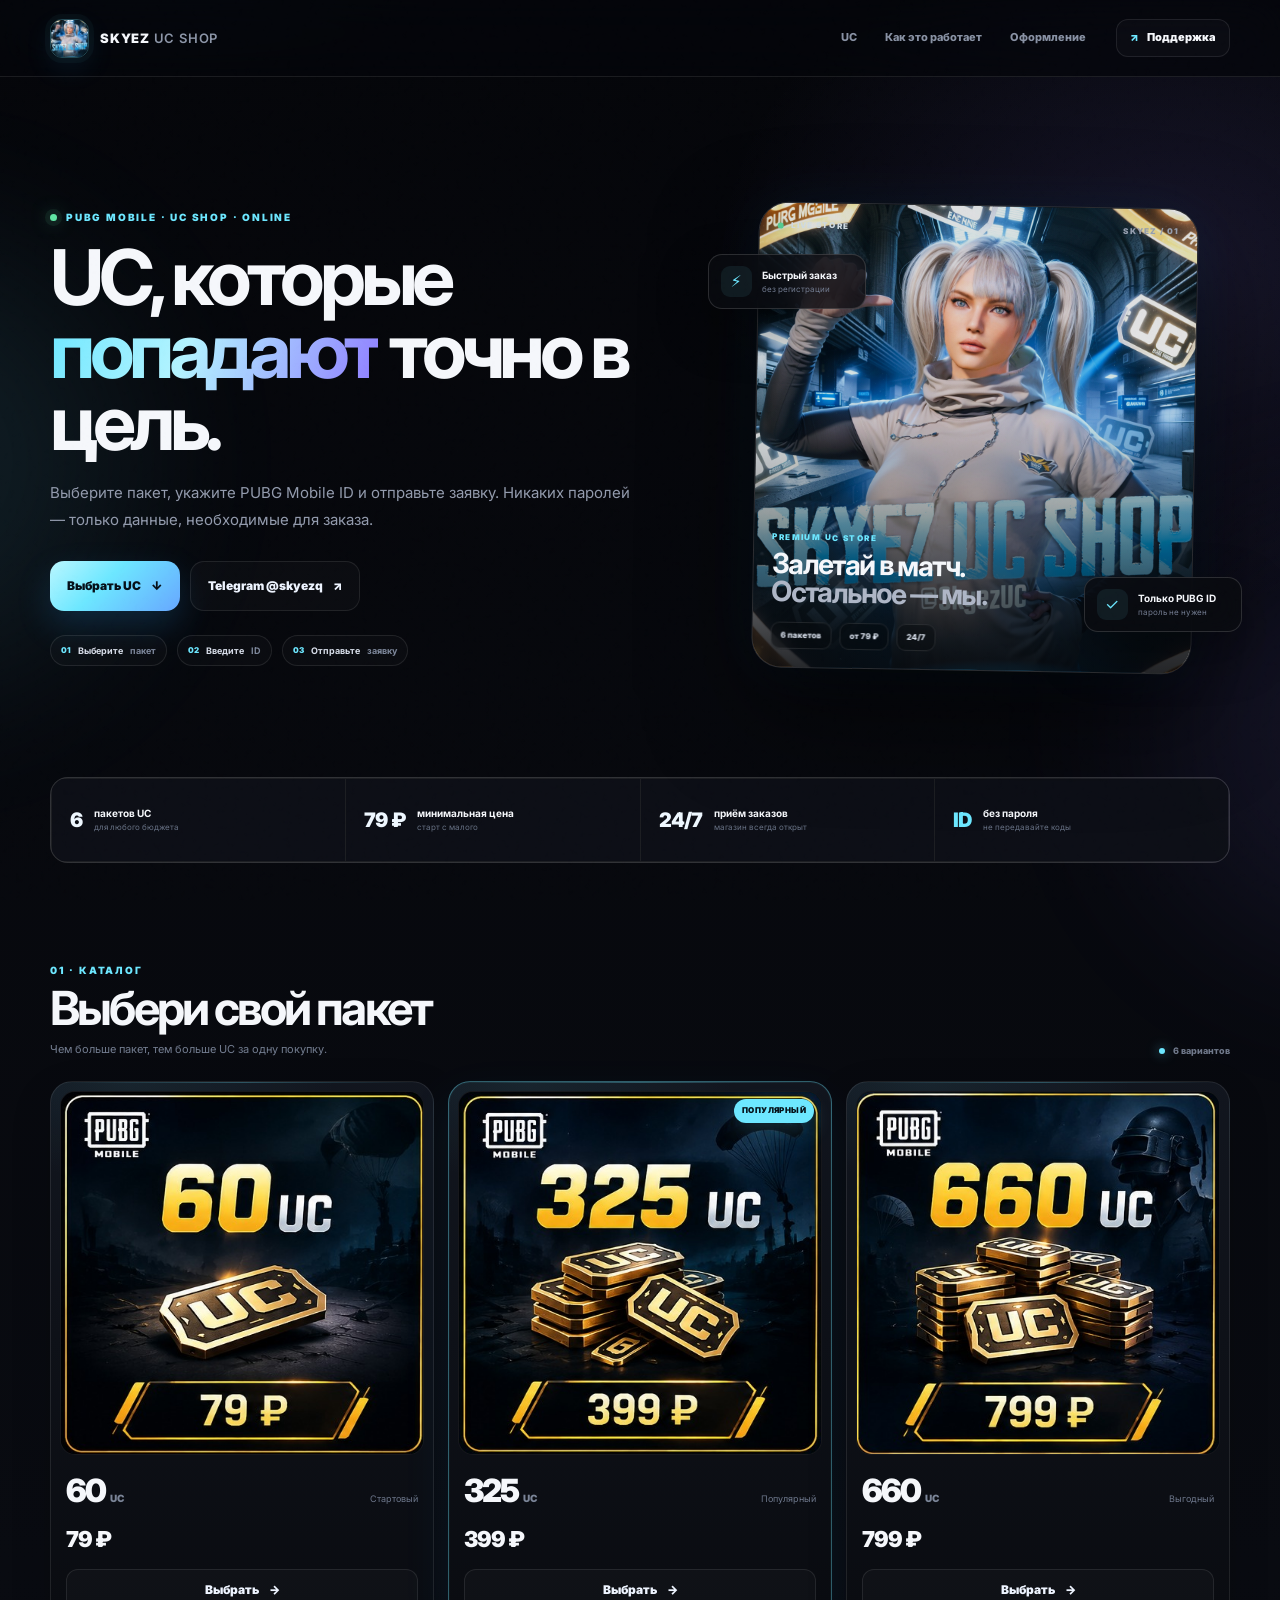
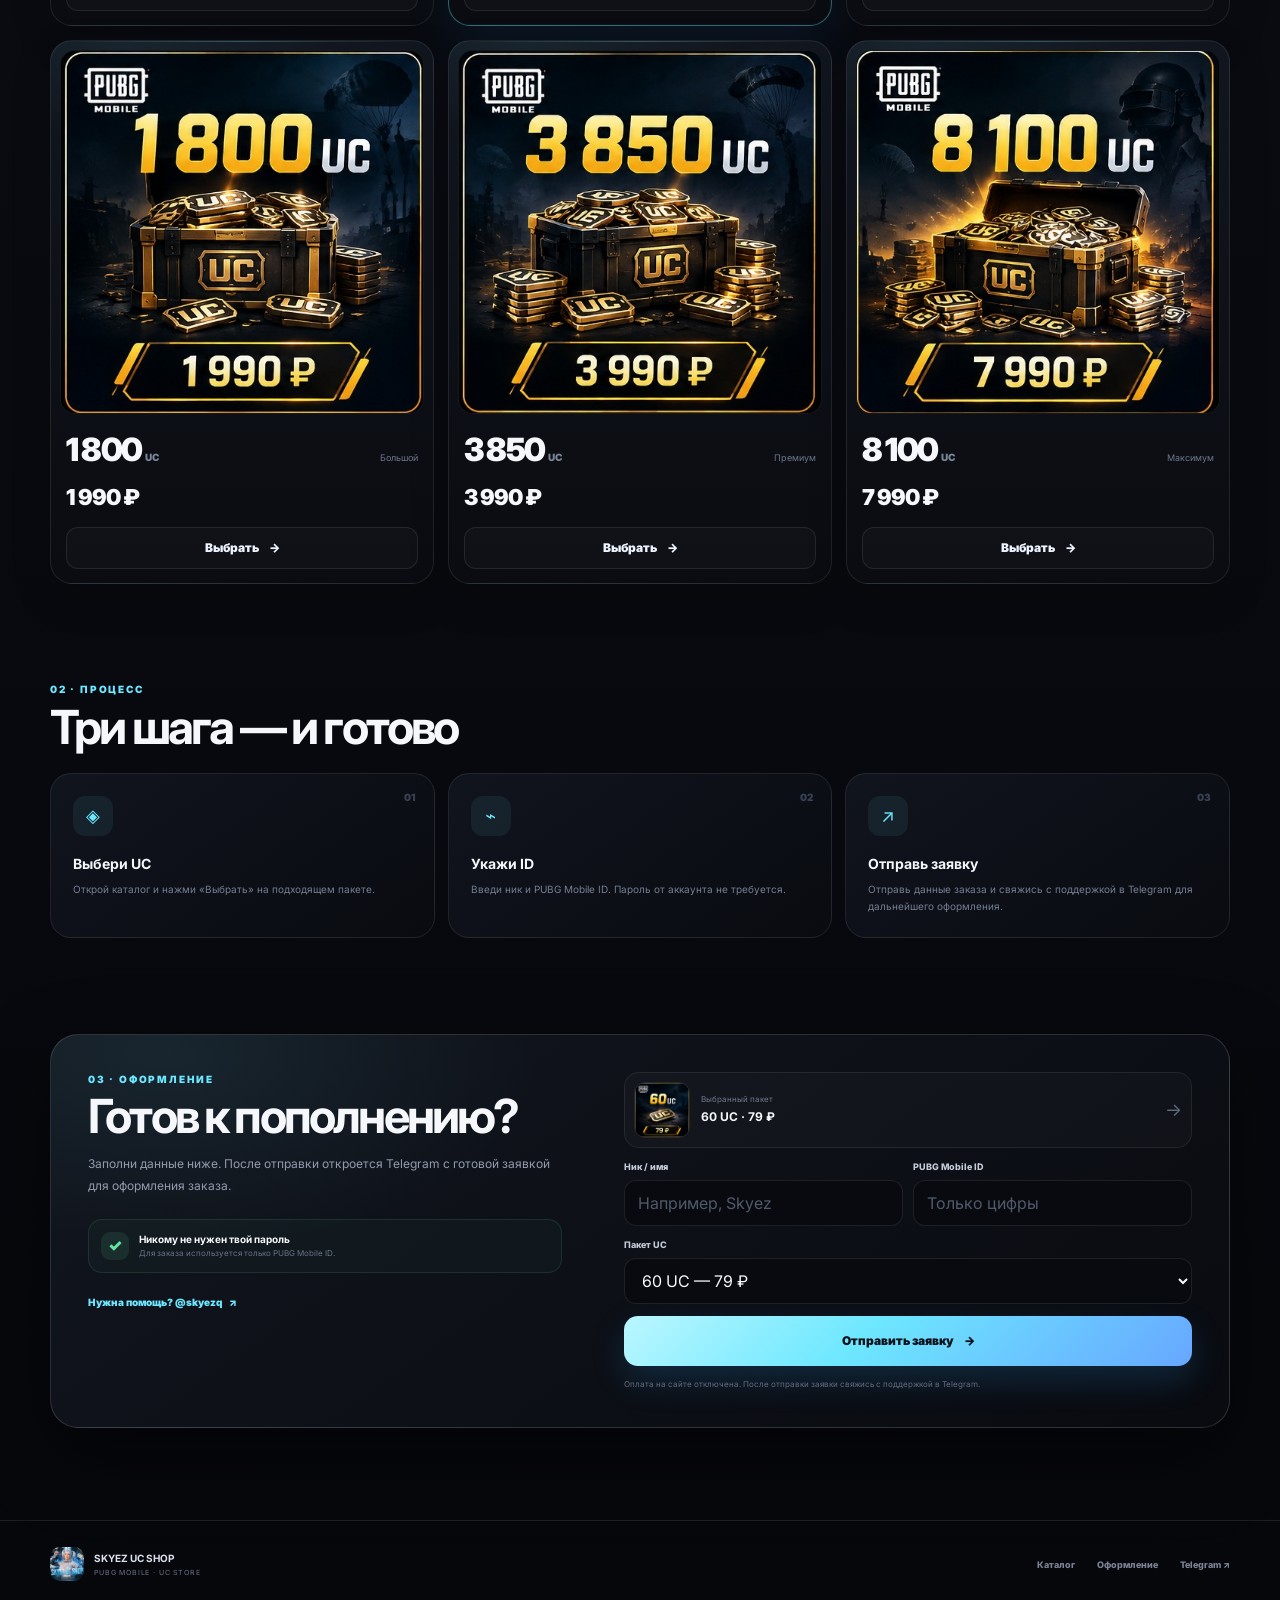
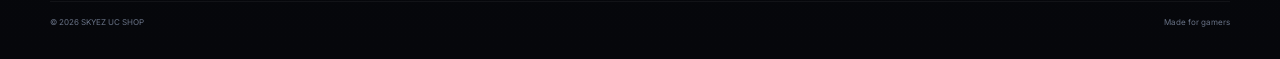
<file: index.html>
<!doctype html>
<html lang="ru">
<head>
  <meta charset="UTF-8">
  <meta name="viewport" content="width=device-width, initial-scale=1, viewport-fit=cover">
  <meta name="theme-color" content="#07080d">
  <meta name="description" content="SKYEZ UC SHOP — пополнение UC для PUBG Mobile. Выберите пакет, укажите PUBG Mobile ID и оплатите заказ онлайн.">
  <title>SKYEZ UC SHOP — PUBG Mobile UC</title>
  <link rel="preconnect" href="https://fonts.googleapis.com">
  <link rel="preconnect" href="https://fonts.gstatic.com" crossorigin>
  <link href="https://fonts.googleapis.com/css2?family=Inter:wght@400;500;600;700;800;900&display=swap" rel="stylesheet">
  <link rel="icon" type="image/jpeg" href="avatar.jpg">
  <link rel="stylesheet" href="styles.css">
</head>
<body>
  <div class="noise"></div>
  <div class="orb orb-a"></div>
  <div class="orb orb-b"></div>

  <header class="topbar">
    <div class="container nav">
      <a class="brand" href="#top" aria-label="SKYEZ UC SHOP">
        <span class="brand-mark"><img src="avatar.jpg" alt=""></span>
        <span class="brand-name">SKYEZ <b>UC SHOP</b></span>
      </a>

      <nav class="desktop-nav" aria-label="Основная навигация">
        <a href="#packs">UC</a>
        <a href="#how">Как это работает</a>
        <a href="#order">Оформление</a>
      </nav>

      <a class="telegram-mini" href="https://t.me/skyezq" target="_blank" rel="noopener noreferrer">
        <span class="tg-icon">↗</span>
        <span>Поддержка</span>
      </a>
    </div>
  </header>

  <main id="top">
    <section class="hero container">
      <div class="hero-copy">
        <div class="eyebrow"><span class="pulse"></span> PUBG MOBILE · UC SHOP · ONLINE</div>
        <h1>UC, которые <span>попадают</span> точно в цель.</h1>
        <p class="hero-lead">
          Выберите пакет, укажите PUBG Mobile ID и отправьте заявку.
          Никаких паролей — только данные, необходимые для заказа.
        </p>

        <div class="hero-actions">
          <a class="btn btn-primary" href="#packs">Выбрать UC <span>↓</span></a>
          <a class="btn btn-dark" href="https://t.me/skyezq" target="_blank" rel="noopener noreferrer">
            Telegram @skyezq <span>↗</span>
          </a>
        </div>

        <div class="hero-trust">
          <div class="trust-chip"><span>01</span><b>Выберите</b> пакет</div>
          <div class="trust-chip"><span>02</span><b>Введите</b> ID</div>
          <div class="trust-chip"><span>03</span><b>Отправьте</b> заявку</div>
        </div>
      </div>

      <div class="hero-showcase">
        <div class="showcase-frame">
          <div class="showcase-top">
            <span class="online"><i></i> LIVE STORE</span>
            <span>SKYEZ / 01</span>
          </div>
          <img src="avatar.jpg" alt="SKYEZ UC SHOP" class="showcase-image">
          <div class="showcase-gradient"></div>
          <div class="showcase-content">
            <span class="mini-label">PREMIUM UC STORE</span>
            <strong>Залетай в матч.<br><span>Остальное — мы.</span></strong>
            <div class="showcase-meta">
              <span>6 пакетов</span>
              <span>от 79 ₽</span>
              <span>24/7</span>
            </div>
          </div>
        </div>

        <div class="float-card float-one">
          <span class="float-icon">⚡</span>
          <div><b>Быстрый заказ</b><small>без регистрации</small></div>
        </div>
        <div class="float-card float-two">
          <span class="float-icon">✓</span>
          <div><b>Только PUBG ID</b><small>пароль не нужен</small></div>
        </div>
      </div>
    </section>

    <section class="stats container" aria-label="Преимущества">
      <div class="stat">
        <span class="stat-number">6</span>
        <div><b>пакетов UC</b><small>для любого бюджета</small></div>
      </div>
      <div class="stat">
        <span class="stat-number">79 ₽</span>
        <div><b>минимальная цена</b><small>старт с малого</small></div>
      </div>
      <div class="stat">
        <span class="stat-number">24/7</span>
        <div><b>приём заказов</b><small>магазин всегда открыт</small></div>
      </div>
      <div class="stat stat-accent">
        <span class="stat-number">ID</span>
        <div><b>без пароля</b><small>не передавайте коды</small></div>
      </div>
    </section>

    <section id="packs" class="section container">
      <div class="section-head">
        <div>
          <div class="eyebrow">01 · Каталог</div>
          <h2>Выбери свой пакет</h2>
          <p class="section-sub">Чем больше пакет, тем больше UC за одну покупку.</p>
        </div>
        <div class="catalog-count"><i></i> 6 вариантов</div>
      </div>
      <div class="packs" id="packGrid"></div>
    </section>

    <section id="how" class="how container">
      <div class="how-head">
        <div>
          <div class="eyebrow">02 · Процесс</div>
          <h2>Три шага — и готово</h2>
        </div>
      </div>
      <div class="how-grid">
        <article class="how-card">
          <span class="how-num">01</span>
          <div class="how-icon">◈</div>
          <h3>Выбери UC</h3>
          <p>Открой каталог и нажми «Выбрать» на подходящем пакете.</p>
        </article>
        <article class="how-card">
          <span class="how-num">02</span>
          <div class="how-icon">⌁</div>
          <h3>Укажи ID</h3>
          <p>Введи ник и PUBG Mobile ID. Пароль от аккаунта не требуется.</p>
        </article>
        <article class="how-card">
          <span class="how-num">03</span>
          <div class="how-icon">↗</div>
          <h3>Отправь заявку</h3>
          <p>Отправь данные заказа и свяжись с поддержкой в Telegram для дальнейшего оформления.</p>
        </article>
      </div>
    </section>

    <section class="order-section container" id="order">
      <div class="order-panel">
        <div class="order-copy">
          <div class="eyebrow">03 · Оформление</div>
          <h2>Готов к пополнению?</h2>
          <p>
            Заполни данные ниже. После отправки откроется Telegram с готовой заявкой
            для оформления заказа.
          </p>

          <div class="safe-box">
            <span class="safe-check">✓</span>
            <div>
              <b>Никому не нужен твой пароль</b>
              <small>Для заказа используется только PUBG Mobile ID.</small>
            </div>
          </div>

          <a class="support-link" href="https://t.me/skyezq" target="_blank" rel="noopener noreferrer">
            Нужна помощь? @skyezq <span>↗</span>
          </a>
        </div>

        <form id="orderForm" class="order-form">
          <div class="selected-preview">
            <img id="selectedPreviewImage" src="pack-325.jpg" alt="">
            <div>
              <small>Выбранный пакет</small>
              <strong id="selectedPreviewText">325 UC · 399 ₽</strong>
            </div>
            <span class="preview-arrow">→</span>
          </div>

          <div class="fields-row">
            <div class="field-group">
              <label for="nickname">Ник / имя</label>
              <input id="nickname" name="nickname" placeholder="Например, Skyez" required maxlength="40" autocomplete="nickname">
            </div>
            <div class="field-group">
              <label for="playerId">PUBG Mobile ID</label>
              <input id="playerId" name="playerId" placeholder="Только цифры" required maxlength="30" inputmode="numeric" autocomplete="off">
            </div>
          </div>

          <div class="field-group">
            <label for="selectedPack">Пакет UC</label>
            <select id="selectedPack" name="pack" required></select>
          </div>

          <button class="btn btn-primary btn-full" type="submit">
            Отправить заявку <span>→</span>
          </button>
          <p class="form-hint">Оплата на сайте отключена. После отправки заявки свяжись с поддержкой в Telegram.</p>
        </form>
      </div>
    </section>
  </main>

  <footer class="footer">
    <div class="container footer-main">
      <div class="footer-brand">
        <img src="avatar.jpg" alt="">
        <div><b>SKYEZ UC SHOP</b><small>PUBG MOBILE · UC STORE</small></div>
      </div>
      <div class="footer-links">
        <a href="#packs">Каталог</a>
        <a href="#order">Оформление</a>
        <a href="https://t.me/skyezq" target="_blank" rel="noopener noreferrer">Telegram ↗</a>
      </div>
    </div>
    <div class="container footer-bottom">
      <span>© <span id="year"></span> SKYEZ UC SHOP</span>
      <span>Made for gamers</span>
    </div>
  </footer>

  <a class="mobile-cta" href="#packs"><span>Выбрать UC</span><b>↓</b></a>
  <div class="toast" id="toast" role="status" aria-live="polite"></div>

  <script src="script.js"></script>
</body>
</html>
</file>
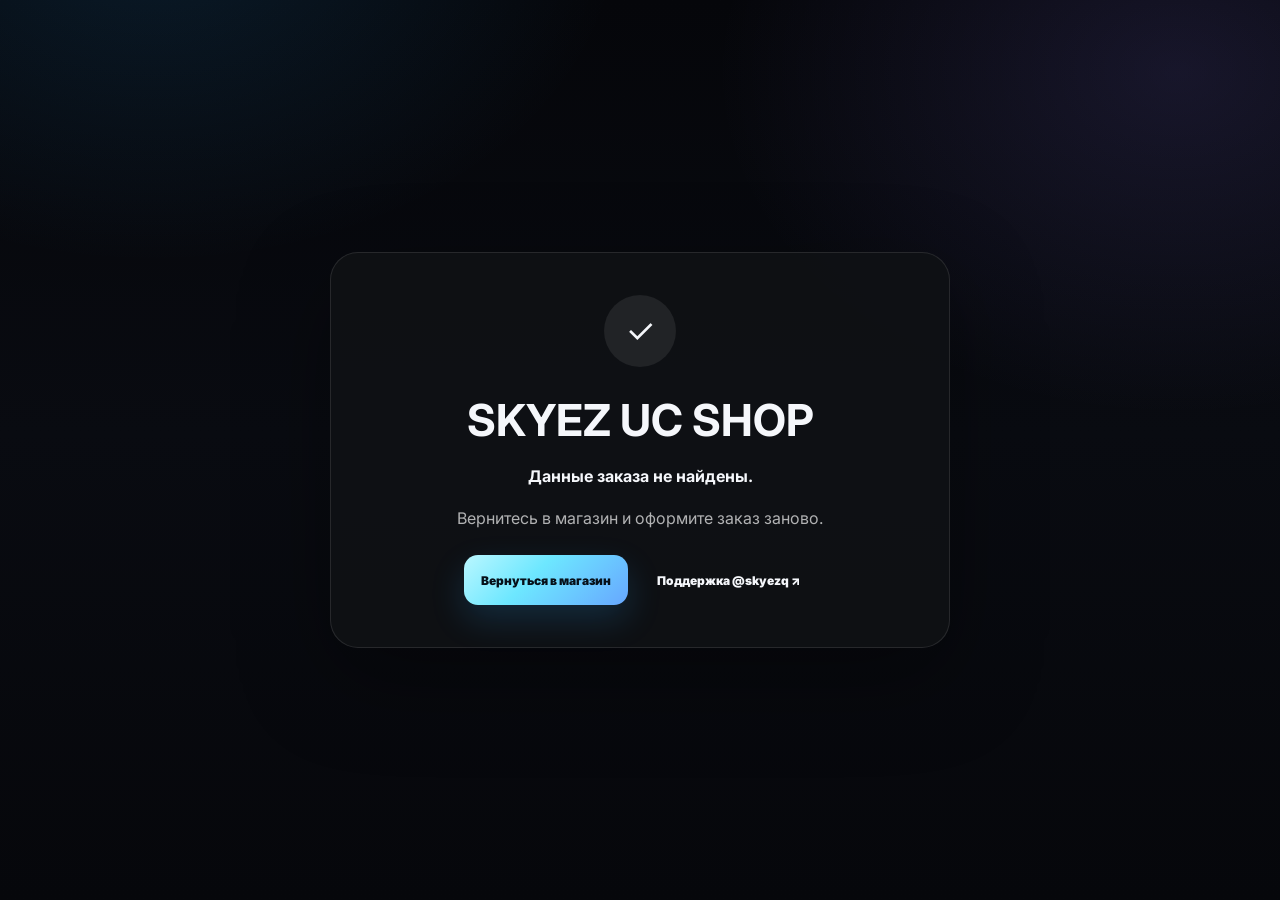
<file: success.html>
<!DOCTYPE html>
<html lang="ru">
<head>
  <meta charset="UTF-8" />
  <meta name="viewport" content="width=device-width, initial-scale=1.0" />
  <meta name="theme-color" content="#08090b" />
  <title>SKYEZ UC SHOP — Оплата</title>
  <link rel="preconnect" href="https://fonts.googleapis.com" />
  <link rel="preconnect" href="https://fonts.gstatic.com" crossorigin />
  <link href="https://fonts.googleapis.com/css2?family=Inter:wght@400;500;600;700;800;900&display=swap" rel="stylesheet" />
  <link rel="stylesheet" href="styles.css" />
  <style>
    .payment-page {
      min-height: 100vh;
      display: grid;
      place-items: center;
      padding: 32px 18px;
    }
    .payment-card {
      width: min(620px, 100%);
      background: rgba(15, 17, 21, .94);
      border: 1px solid rgba(255,255,255,.10);
      border-radius: 28px;
      padding: 42px 28px;
      text-align: center;
      box-shadow: 0 30px 90px rgba(0,0,0,.35);
    }
    .payment-icon {
      width: 72px;
      height: 72px;
      margin: 0 auto 22px;
      display: grid;
      place-items: center;
      border-radius: 50%;
      background: rgba(255,255,255,.08);
      font-size: 34px;
    }
    .payment-card h1 {
      margin: 0 0 12px;
      font-size: clamp(28px, 6vw, 44px);
    }
    .payment-card p {
      color: rgba(255,255,255,.68);
      line-height: 1.6;
      margin: 0 auto 24px;
      max-width: 500px;
    }
    .payment-details {
      text-align: left;
      margin: 24px 0;
      padding: 18px;
      border-radius: 18px;
      background: rgba(255,255,255,.045);
    }
    .payment-row {
      display: flex;
      justify-content: space-between;
      gap: 16px;
      padding: 10px 0;
      border-bottom: 1px solid rgba(255,255,255,.07);
    }
    .payment-row:last-child { border-bottom: 0; }
    .payment-row span { color: rgba(255,255,255,.58); }
    .payment-row strong { text-align: right; overflow-wrap: anywhere; }
    .payment-actions {
      display: flex;
      gap: 12px;
      justify-content: center;
      flex-wrap: wrap;
    }
    .payment-status {
      font-weight: 700;
      margin-bottom: 18px;
    }
  </style>
</head>
<body>
  <div class="payment-page">
    <main class="payment-card">
      <div class="payment-icon" id="icon">✓</div>
      <h1 id="title">Возврат с оплаты</h1>
      <div class="payment-status" id="status">Проверяем информацию о заказе…</div>
      <p id="description">
        Не закрывайте страницу. Информация о заказе будет показана ниже.
      </p>

      <div class="payment-details" id="details" hidden>
        <div class="payment-row">
          <span>Пакет</span>
          <strong id="pack">—</strong>
        </div>
        <div class="payment-row">
          <span>Ник</span>
          <strong id="nickname">—</strong>
        </div>
        <div class="payment-row">
          <span>PUBG Mobile ID</span>
          <strong id="playerId">—</strong>
        </div>
        <div class="payment-row">
          <span>ID платежа</span>
          <strong id="paymentId">—</strong>
        </div>
      </div>

      <div class="payment-actions">
        <a class="btn btn-primary" href="./index.html">Вернуться в магазин</a>
        <a class="btn btn-ghost" href="https://t.me/skyezq" target="_blank" rel="noopener noreferrer">
          Поддержка @skyezq ↗
        </a>
      </div>
    </main>
  </div>

  <script>
    const raw = sessionStorage.getItem('skyez_payment');

    if (raw) {
      try {
        const order = JSON.parse(raw);

        document.getElementById('details').hidden = false;
        document.getElementById('pack').textContent = order.pack || '—';
        document.getElementById('nickname').textContent = order.nickname || '—';
        document.getElementById('playerId').textContent = order.playerId || '—';
        document.getElementById('paymentId').textContent = order.paymentId || '—';

        document.getElementById('title').textContent = 'Заказ создан';
        document.getElementById('status').textContent =
          'Оплата возвращает вас в магазин.';
        document.getElementById('description').textContent =
          'Сам факт возврата на эту страницу не является подтверждением успешной оплаты. Статус платежа нужно подтверждать через API/webhook ЮKassa.';
      } catch (e) {
        document.getElementById('status').textContent =
          'Не удалось прочитать данные заказа.';
      }
    } else {
      document.getElementById('title').textContent = 'SKYEZ UC SHOP';
      document.getElementById('status').textContent =
        'Данные заказа не найдены.';
      document.getElementById('description').textContent =
        'Вернитесь в магазин и оформите заказ заново.';
    }
  </script>
</body>
</html>
</file>
<file: styles.css>
@import url('https://fonts.googleapis.com/css2?family=Inter:wght@400;500;600;700;800;900&display=swap');

:root{
  --bg:#06070b;
  --bg2:#0a0c12;
  --panel:rgba(16,19,27,.84);
  --panel-solid:#10131b;
  --text:#f5f7fb;
  --muted:#939bad;
  --muted2:#626b7d;
  --line:rgba(255,255,255,.09);
  --line2:rgba(255,255,255,.14);
  --cyan:#6de7ff;
  --cyan2:#2ca9ff;
  --violet:#8f7cff;
  --green:#61e6a4;
  --shadow:0 28px 80px rgba(0,0,0,.42);
  --radius:24px;
}

*{box-sizing:border-box}
html{scroll-behavior:smooth}
body{
  margin:0;
  min-height:100vh;
  overflow-x:hidden;
  color:var(--text);
  font-family:Inter,system-ui,-apple-system,BlinkMacSystemFont,"Segoe UI",sans-serif;
  background:
    radial-gradient(700px 500px at 12% -8%,rgba(44,169,255,.13),transparent 67%),
    radial-gradient(700px 520px at 92% 8%,rgba(143,124,255,.13),transparent 66%),
    linear-gradient(180deg,#05060a 0%,#090b11 48%,#06070b 100%);
  line-height:1.45;
}

body::before{
  content:"";
  position:fixed;
  inset:0;
  pointer-events:none;
  opacity:.28;
  background:
    linear-gradient(rgba(255,255,255,.018) 1px,transparent 1px),
    linear-gradient(90deg,rgba(255,255,255,.018) 1px,transparent 1px);
  background-size:48px 48px;
  mask-image:linear-gradient(to bottom,#000,transparent 72%);
}

.noise{
  position:fixed;
  inset:0;
  pointer-events:none;
  z-index:100;
  opacity:.025;
  background-image:url("data:image/svg+xml,%3Csvg viewBox='0 0 180 180' xmlns='http://www.w3.org/2000/svg'%3E%3Cfilter id='n'%3E%3CfeTurbulence type='fractalNoise' baseFrequency='.85' numOctaves='3' stitchTiles='stitch'/%3E%3C/filter%3E%3Crect width='100%25' height='100%25' filter='url(%23n)' opacity='.35'/%3E%3C/svg%3E");
}

.orb{
  position:fixed;
  width:420px;
  height:420px;
  border-radius:50%;
  filter:blur(100px);
  opacity:.10;
  pointer-events:none;
  z-index:-1;
}
.orb-a{background:var(--cyan);left:-300px;top:28%}
.orb-b{background:var(--violet);right:-300px;top:58%}

.container{width:min(1180px,calc(100% - 40px));margin:0 auto}
a{color:inherit;text-decoration:none}
button,input,select{font:inherit}
button{border:0}

.topbar{
  position:sticky;
  top:0;
  z-index:60;
  border-bottom:1px solid var(--line);
  background:rgba(5,6,10,.70);
  backdrop-filter:blur(20px) saturate(150%);
}
.nav{min-height:76px;display:flex;align-items:center;justify-content:space-between;gap:18px}
.brand{display:inline-flex;align-items:center;gap:11px}
.brand-mark{
  width:39px;height:39px;border-radius:12px;display:grid;place-items:center;overflow:hidden;
  border:1px solid rgba(109,231,255,.30);
  box-shadow:0 0 0 5px rgba(109,231,255,.035),0 10px 28px rgba(44,169,255,.10);
}
.brand-mark img{width:100%;height:100%;object-fit:cover}
.brand-name{font-size:13px;font-weight:900;letter-spacing:.06em}
.brand-name b{font-weight:600;color:#8d96a8}
.desktop-nav{display:flex;align-items:center;gap:28px;margin-left:auto;margin-right:12px}
.desktop-nav a{font-size:11px;font-weight:800;color:#8992a4;transition:.2s}
.desktop-nav a:hover{color:#eaf7ff}
.telegram-mini{
  display:inline-flex;align-items:center;gap:8px;padding:10px 13px;border:1px solid var(--line);
  border-radius:12px;background:rgba(255,255,255,.025);font-size:11px;font-weight:900;
  transition:.2s
}
.telegram-mini:hover{border-color:rgba(109,231,255,.28);background:rgba(109,231,255,.05);transform:translateY(-1px)}
.tg-icon{color:var(--cyan)}

.hero{
  min-height:700px;
  display:grid;
  grid-template-columns:minmax(0,1fr) minmax(360px,.88fr);
  gap:clamp(36px,7vw,90px);
  align-items:center;
  padding:84px 0 62px;
}
.eyebrow{
  display:flex;align-items:center;gap:9px;
  color:var(--cyan);text-transform:uppercase;letter-spacing:.18em;
  font-size:10px;font-weight:900
}
.pulse{
  width:7px;height:7px;border-radius:50%;background:var(--green);
  box-shadow:0 0 0 5px rgba(97,230,164,.07),0 0 18px rgba(97,230,164,.65);
}
.hero h1{
  margin:17px 0 20px;
  max-width:760px;
  font-size:clamp(48px,6vw,79px);
  line-height:.95;
  letter-spacing:-.07em;
}
.hero h1 span{
  background:linear-gradient(110deg,var(--cyan),#b3f3ff 42%,var(--violet));
  -webkit-background-clip:text;background-clip:text;color:transparent
}
.hero-lead{max-width:595px;margin:0;color:var(--muted);font-size:15px;line-height:1.75}
.hero-actions{display:flex;flex-wrap:wrap;gap:10px;margin-top:28px}

.btn{
  min-height:50px;padding:0 17px;display:inline-flex;align-items:center;justify-content:center;
  gap:10px;border-radius:14px;font-size:12px;font-weight:900;cursor:pointer;
  transition:transform .2s,box-shadow .2s,border-color .2s,background .2s,opacity .2s
}
.btn:hover{transform:translateY(-2px)}
.btn-primary{
  color:#061019;
  background:linear-gradient(135deg,#baf7ff 0%,var(--cyan) 42%,#67a7ff 100%);
  box-shadow:0 14px 34px rgba(44,169,255,.18)
}
.btn-primary:hover{box-shadow:0 18px 42px rgba(44,169,255,.28)}
.btn-dark{color:#eef4ff;background:rgba(255,255,255,.025);border:1px solid var(--line)}
.btn-dark:hover{border-color:rgba(109,231,255,.24);background:rgba(109,231,255,.04)}
.btn-full{width:100%}

.hero-trust{display:flex;flex-wrap:wrap;gap:9px 10px;margin-top:24px}
.trust-chip{
  display:flex;align-items:center;gap:7px;padding:8px 10px;border:1px solid var(--line);
  border-radius:999px;background:rgba(255,255,255,.018);color:#7e889c;font-size:9px;font-weight:700
}
.trust-chip span{
  color:var(--cyan);font-size:8px;font-weight:900
}
.trust-chip b{color:#d8deea}

.hero-showcase{position:relative;min-height:540px;display:grid;place-items:center}
.showcase-frame{
  position:relative;width:min(100%,440px);aspect-ratio:1/1.06;overflow:hidden;
  border-radius:30px;border:1px solid var(--line2);background:#090b10;
  box-shadow:0 40px 100px rgba(0,0,0,.58),0 0 60px rgba(44,169,255,.08);
  transform:rotate(1deg)
}
.showcase-image{width:100%;height:100%;display:block;object-fit:cover}
.showcase-gradient{position:absolute;inset:0;background:linear-gradient(180deg,rgba(4,6,10,.12) 10%,rgba(4,6,10,.10) 46%,rgba(4,6,10,.86) 100%)}
.showcase-top,.showcase-content{position:absolute;left:18px;right:18px}
.showcase-top{top:17px;display:flex;justify-content:space-between;align-items:center;color:#a9b3c5;font-size:8px;font-weight:900;letter-spacing:.14em}
.online{display:flex;align-items:center;gap:7px;color:#ecf8ff}
.online i{width:6px;height:6px;border-radius:50%;background:var(--green);box-shadow:0 0 11px rgba(97,230,164,.75)}
.showcase-content{bottom:18px}
.mini-label{display:block;color:var(--cyan);font-size:8px;font-weight:900;letter-spacing:.18em}
.showcase-content strong{display:block;margin-top:6px;font-size:28px;line-height:1.0;letter-spacing:-.055em}
.showcase-content strong span{color:#aeb6c6}
.showcase-meta{
  display:flex;gap:8px;flex-wrap:wrap;margin-top:16px
}
.showcase-meta span{
  padding:7px 9px;border:1px solid rgba(255,255,255,.10);border-radius:9px;
  background:rgba(4,6,10,.36);font-size:8px;color:#dce4f0;font-weight:800;backdrop-filter:blur(10px)
}
.float-card{
  position:absolute;z-index:3;display:flex;align-items:center;gap:10px;min-width:158px;padding:11px 12px;
  border:1px solid var(--line2);border-radius:14px;background:rgba(10,12,17,.82);
  box-shadow:0 20px 50px rgba(0,0,0,.35);backdrop-filter:blur(14px)
}
.float-icon{
  width:31px;height:31px;display:grid;place-items:center;border-radius:9px;background:rgba(109,231,255,.08);color:var(--cyan)
}
.float-card b,.float-card small{display:block}
.float-card b{font-size:10px}.float-card small{margin-top:2px;color:#727c90;font-size:8px}
.float-one{top:16%;left:-12px}
.float-two{right:-12px;bottom:14%}

.stats{
  display:grid;grid-template-columns:repeat(4,1fr);gap:1px;padding:1px;
  border:1px solid var(--line);border-radius:18px;overflow:hidden;background:var(--line)
}
.stat{display:flex;align-items:center;gap:12px;min-height:82px;padding:15px 18px;background:rgba(12,15,22,.92)}
.stat-number{font-size:20px;font-weight:900;letter-spacing:-.04em;color:#eef7ff}
.stat b,.stat small{display:block}.stat b{font-size:10px}.stat small{margin-top:2px;color:#687286;font-size:8px}
.stat-accent .stat-number{color:var(--cyan)}

.section{padding:100px 0 68px}
.section-head{display:flex;justify-content:space-between;align-items:flex-end;gap:20px;margin-bottom:24px}
h2{margin:7px 0 0;font-size:clamp(30px,4vw,47px);line-height:.98;letter-spacing:-.06em}
.section-sub{margin:11px 0 0;color:#737d90;font-size:11px}
.catalog-count{display:flex;align-items:center;gap:8px;color:#70798b;font-size:9px;font-weight:800}
.catalog-count i{width:6px;height:6px;border-radius:50%;background:var(--cyan);box-shadow:0 0 12px rgba(109,231,255,.65)}

.packs{display:grid;grid-template-columns:repeat(3,1fr);gap:14px}
.pack{
  position:relative;padding:9px 9px 14px;overflow:hidden;min-width:0;
  border:1px solid var(--line);border-radius:22px;
  background:
    radial-gradient(300px 140px at 20% 0%,rgba(109,231,255,.07),transparent 70%),
    linear-gradient(180deg,rgba(18,22,31,.98),rgba(10,12,17,.98));
  box-shadow:0 15px 40px rgba(0,0,0,.16);
  transition:transform .2s,border-color .2s,box-shadow .2s
}
.pack::after{
  content:"";position:absolute;left:10px;right:10px;top:0;height:1px;
  background:linear-gradient(90deg,transparent,rgba(109,231,255,.28),transparent)
}
.pack:hover{transform:translateY(-5px);border-color:rgba(109,231,255,.25);box-shadow:0 25px 55px rgba(0,0,0,.28)}
.pack.popular{border-color:rgba(109,231,255,.38);box-shadow:inset 0 0 0 1px rgba(109,231,255,.035),0 20px 50px rgba(44,169,255,.08)}
.pack-image{display:block;width:100%;aspect-ratio:1/1;object-fit:cover;border-radius:15px;border:1px solid rgba(255,255,255,.06);background:#080a0e}
.pack-body{padding:13px 6px 0}
.pack-top{display:flex;align-items:baseline;justify-content:space-between;gap:10px}
.uc{font-size:clamp(25px,2.7vw,32px);font-weight:900;letter-spacing:-.055em;white-space:nowrap}
.unit{color:#7b8598;font-size:10px;letter-spacing:0}
.pack-label{overflow:hidden;color:#6d778b;font-size:9px;text-overflow:ellipsis;white-space:nowrap}
.price{margin:9px 0 13px;font-size:22px;font-weight:900;letter-spacing:-.045em}
.pack .btn{width:100%;min-height:42px;border-radius:12px}
.pack .btn-ghost{background:rgba(255,255,255,.02)}
.badge{
  position:absolute;top:17px;right:17px;padding:6px 8px;border-radius:999px;
  color:#051018;background:var(--cyan);font-size:8px;font-weight:900;letter-spacing:.05em;
  box-shadow:0 8px 22px rgba(109,231,255,.20)
}

.how{padding:30px 0 96px}
.how-grid{display:grid;grid-template-columns:repeat(3,1fr);gap:13px;margin-top:23px}
.how-card{
  position:relative;padding:22px;border:1px solid var(--line);border-radius:21px;
  background:linear-gradient(145deg,rgba(18,22,31,.92),rgba(10,12,17,.92))
}
.how-num{position:absolute;right:18px;top:16px;color:#394255;font-size:10px;font-weight:900}
.how-icon{
  width:40px;height:40px;display:grid;place-items:center;border-radius:12px;
  background:rgba(109,231,255,.07);color:var(--cyan);font-size:18px
}
.how-card h3{margin:18px 0 7px;font-size:14px}
.how-card p{margin:0;color:#757f92;font-size:10px;line-height:1.7}

.order-section{padding:0 0 92px}
.order-panel{
  display:grid;grid-template-columns:.91fr 1.09fr;gap:clamp(24px,5vw,62px);padding:clamp(23px,4vw,37px);
  border:1px solid var(--line2);border-radius:28px;
  background:
    radial-gradient(500px 260px at 10% 5%,rgba(109,231,255,.08),transparent 75%),
    linear-gradient(145deg,rgba(18,22,31,.98),rgba(9,11,16,.98));
  box-shadow:var(--shadow)
}
.order-copy p{max-width:490px;margin:14px 0 0;color:var(--muted);font-size:12px;line-height:1.8}
.safe-box{
  display:flex;gap:10px;align-items:center;margin-top:22px;padding:12px;border:1px solid rgba(97,230,164,.12);
  border-radius:14px;background:rgba(97,230,164,.035)
}
.safe-check{
  width:28px;height:28px;display:grid;place-items:center;border-radius:9px;background:rgba(97,230,164,.10);color:var(--green);font-weight:900
}
.safe-box b,.safe-box small{display:block}.safe-box b{font-size:10px}.safe-box small{margin-top:2px;color:#697486;font-size:8px}
.support-link{display:inline-flex;gap:7px;margin-top:22px;color:var(--cyan);font-size:10px;font-weight:900}

.order-form{display:grid;gap:12px;align-content:start}
.selected-preview{
  position:relative;display:flex;align-items:center;gap:11px;padding:9px;
  border:1px solid rgba(255,255,255,.08);border-radius:15px;background:rgba(255,255,255,.025)
}
.selected-preview img{width:56px;height:56px;object-fit:cover;border-radius:11px;border:1px solid rgba(255,255,255,.08)}
.selected-preview small,.selected-preview strong{display:block}
.selected-preview small{color:#707a8d;font-size:8px}.selected-preview strong{margin-top:3px;font-size:12px}
.preview-arrow{margin-left:auto;color:#5f6a7c;font-size:18px}
.fields-row{display:grid;grid-template-columns:1fr 1fr;gap:10px}
.field-group{display:grid;gap:7px}
label{color:#c4ccda;font-size:9px;font-weight:800}
input,select{
  width:100%;height:46px;padding:0 13px;color:var(--text);background:#080a0f;border:1px solid var(--line);border-radius:12px;outline:0
}
input::placeholder{color:#505a6b}
input:focus,select:focus{border-color:rgba(109,231,255,.36);box-shadow:0 0 0 3px rgba(109,231,255,.05)}
.form-hint{margin:0;color:#626d80;font-size:8px;line-height:1.55}

.footer{border-top:1px solid var(--line);padding:26px 0 calc(30px + env(safe-area-inset-bottom));color:#687286}
.footer-main{display:flex;align-items:center;justify-content:space-between;gap:20px}
.footer-brand{display:flex;align-items:center;gap:10px}.footer-brand img{width:34px;height:34px;border-radius:10px;object-fit:cover}
.footer-brand b,.footer-brand small{display:block}.footer-brand b{font-size:10px;color:#dbe2ee}.footer-brand small{margin-top:2px;font-size:7px;letter-spacing:.12em}
.footer-links{display:flex;gap:22px}.footer-links a{font-size:9px;font-weight:800;color:#7a8496}.footer-links a:hover{color:var(--cyan)}
.footer-bottom{display:flex;justify-content:space-between;gap:20px;margin-top:20px;padding-top:15px;border-top:1px solid rgba(255,255,255,.05);font-size:8px}

.mobile-cta{
  display:none;position:fixed;left:12px;right:12px;bottom:calc(12px + env(safe-area-inset-bottom));z-index:55;
  align-items:center;justify-content:space-between;min-height:50px;padding:0 14px 0 17px;
  border:1px solid rgba(109,231,255,.32);border-radius:15px;color:#061019;
  background:linear-gradient(135deg,#baf7ff,var(--cyan),#67a7ff);
  box-shadow:0 16px 38px rgba(0,0,0,.44);font-size:12px;font-weight:900
}
.mobile-cta b{width:30px;height:30px;display:grid;place-items:center;border-radius:9px;background:rgba(255,255,255,.25)}

.toast{
  position:fixed;left:50%;bottom:25px;z-index:110;max-width:calc(100% - 28px);
  transform:translate(-50%,16px);opacity:0;pointer-events:none;
  padding:12px 15px;border:1px solid var(--line2);border-radius:13px;background:#151922;color:#f3f6fb;
  box-shadow:var(--shadow);font-size:10px;transition:.22s
}
.toast.show{opacity:1;transform:translate(-50%,0)}

@media(max-width:950px){
  .hero{grid-template-columns:1fr;min-height:auto;padding-top:60px;gap:45px}
  .hero-copy{max-width:780px}
  .hero-showcase{min-height:500px}
  .stats{grid-template-columns:repeat(2,1fr)}
  .order-panel{grid-template-columns:1fr}
}
@media(max-width:720px){
  .container{width:min(100% - 24px,1180px)}
  .nav{min-height:66px}
  .desktop-nav{display:none}
  .telegram-mini{padding:9px 11px}
  .telegram-mini span:last-child{display:none}
  .hero{padding:43px 0 40px}
  .hero h1{font-size:clamp(43px,12vw,62px)}
  .hero-lead{font-size:13px}
  .hero-actions .btn{flex:1 1 180px}
  .hero-showcase{min-height:420px}
  .showcase-frame{width:min(100%,390px);border-radius:25px}
  .showcase-content strong{font-size:24px}
  .float-card{min-width:135px;padding:9px 10px}
  .float-one{left:-2px;top:8%}
  .float-two{right:-2px;bottom:8%}
  .stats{grid-template-columns:1fr 1fr}
  .stat{min-height:72px;padding:12px}
  .stat-number{font-size:17px}
  .section{padding:68px 0 53px}
  .section-head{align-items:flex-start;flex-direction:column;gap:8px;margin-bottom:17px}
  .packs{grid-template-columns:repeat(2,minmax(0,1fr));gap:9px}
  .pack{border-radius:17px;padding:7px 7px 10px}
  .pack-image{border-radius:11px}
  .pack-body{padding:10px 3px 0}
  .uc{font-size:clamp(21px,7vw,28px)}
  .pack-label{font-size:8px}
  .price{font-size:17px;margin:7px 0 9px}
  .pack .btn{min-height:38px;font-size:10px}
  .badge{top:12px;right:12px;font-size:7px;padding:5px 6px}
  .how{padding:10px 0 67px}
  .how-grid{grid-template-columns:1fr;gap:10px}
  .order-panel{padding:19px;border-radius:21px}
  .fields-row{grid-template-columns:1fr}
  .footer-main,.footer-bottom{flex-direction:column;align-items:flex-start}
  .footer-links{flex-wrap:wrap;gap:14px}
  .mobile-cta{display:flex}
  .toast{bottom:75px}
}
@media(max-width:390px){
  .container{width:calc(100% - 18px)}
  .brand-name b{display:none}
  .hero-showcase{min-height:355px}
  .float-card{display:none}
  .stats{grid-template-columns:1fr}
  .packs{grid-template-columns:1fr}
  .pack-image{aspect-ratio:1.15/1}
}
@media(prefers-reduced-motion:reduce){
  html{scroll-behavior:auto}
  *,*::before,*::after{transition-duration:.01ms!important;animation-duration:.01ms!important}
}
</file>
